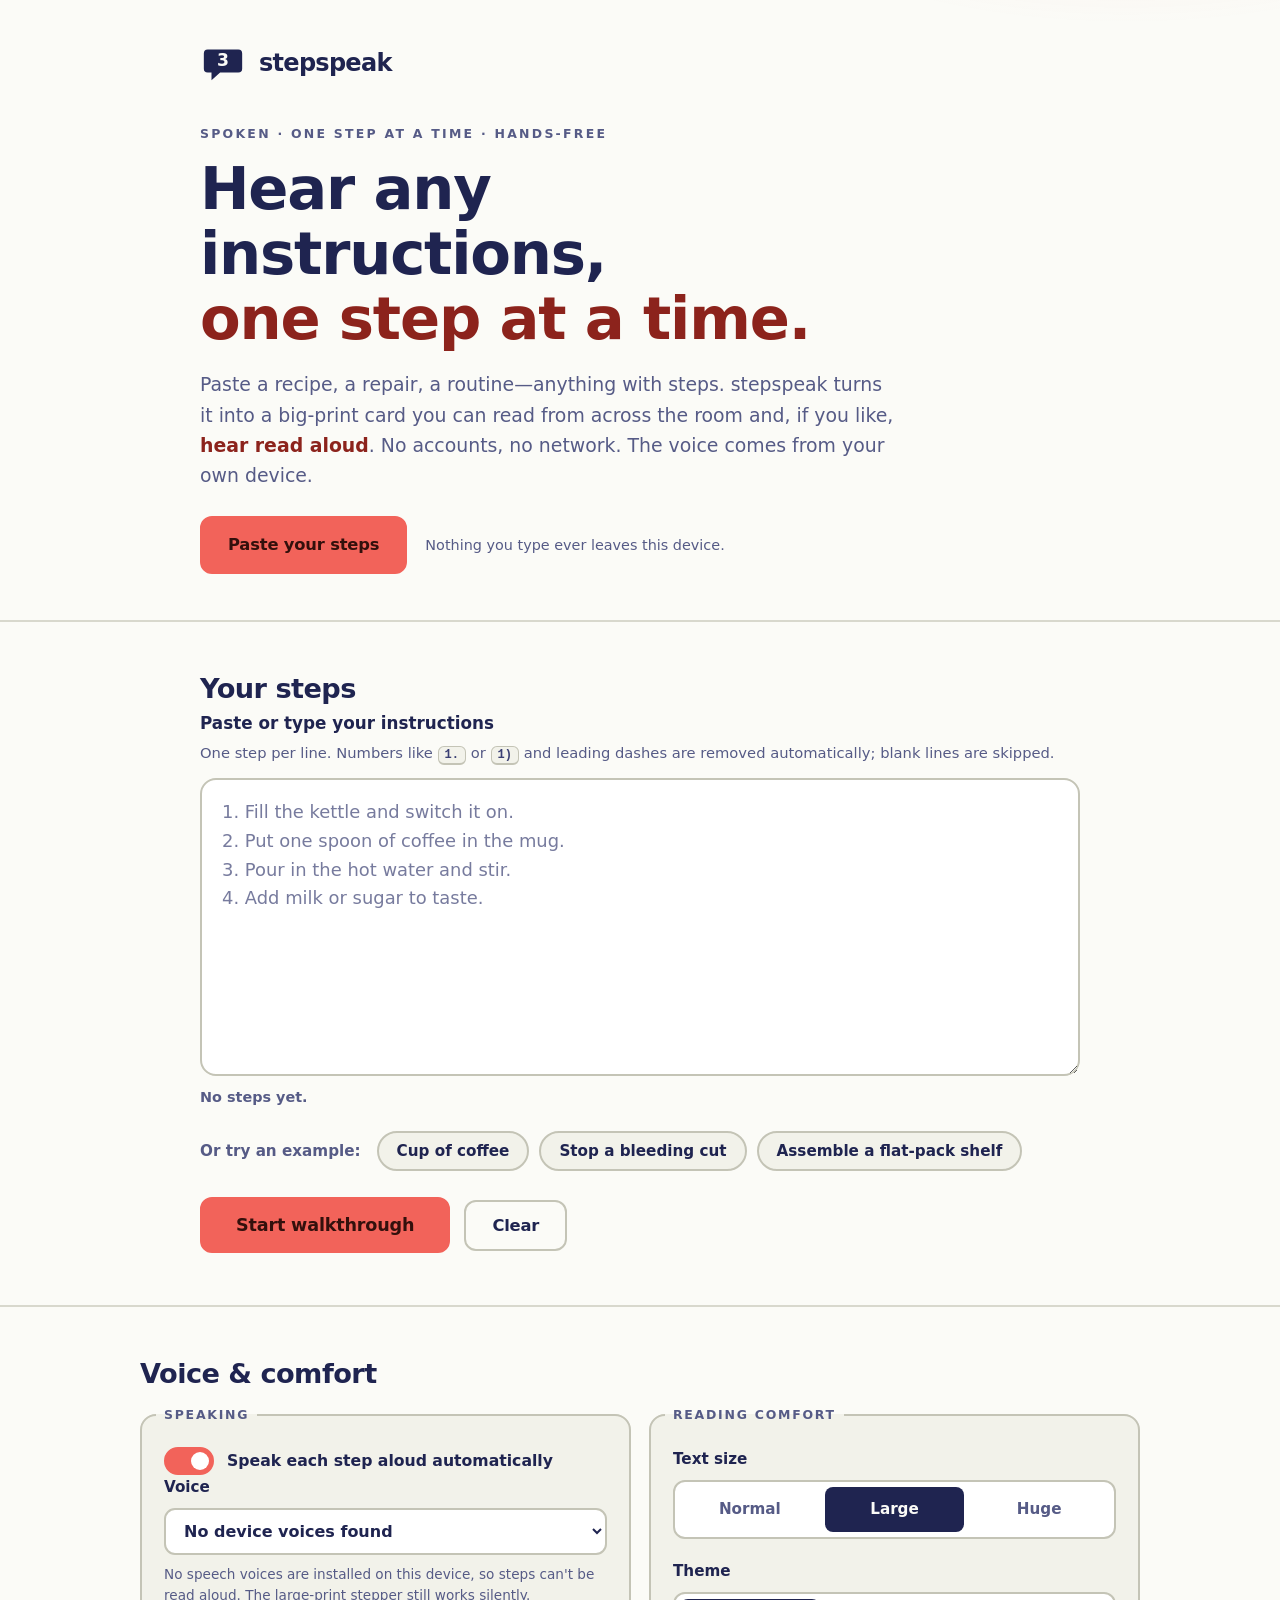
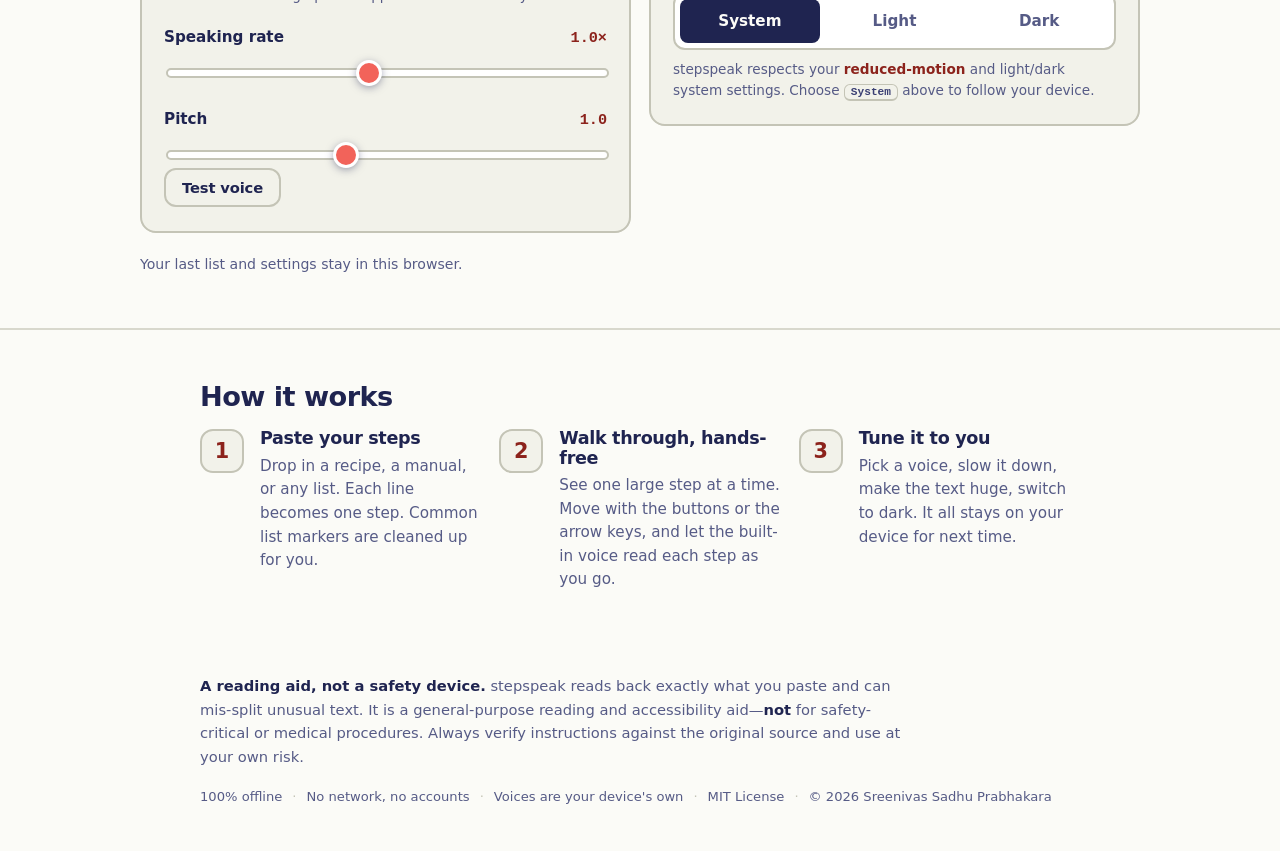
<file: index.html>
<!doctype html>
<html lang="en">
<head>
  <meta charset="utf-8">
  <meta name="viewport" content="width=device-width, initial-scale=1">
  <meta http-equiv="Content-Security-Policy" content="default-src 'self'; connect-src 'none'; img-src 'self' data:; base-uri 'none'; form-action 'none'; frame-ancestors 'none'; object-src 'none'">
  <title>stepspeak — hear any instructions one step at a time</title>
  <meta name="description" content="Paste any list of instructions and stepspeak reads it aloud, one big-print step at a time, hands-free. A private, offline accessibility tool for recipes, repairs, and routines.">
  <meta name="color-scheme" content="light dark">
  <link rel="canonical" href="https://sreenivas-sadhu-prabhakara.github.io/stepspeak/">
  <meta name="robots" content="index, follow, max-image-preview:large">
  <meta name="author" content="Sreenivas Sadhu Prabhakara">
  <meta name="keywords" content="read instructions aloud, text to speech steps, hands-free instructions, step by step reader, accessibility reading tool, large print instructions, speak steps out loud, spoken walkthrough, low vision reader, offline text to speech">
  <meta name="theme-color" content="#1F2450" media="(prefers-color-scheme: dark)">
  <meta name="theme-color" content="#FBFBF7" media="(prefers-color-scheme: light)">

  <!-- Open Graph -->
  <meta property="og:type" content="website">
  <meta property="og:site_name" content="stepspeak">
  <meta property="og:title" content="stepspeak — hear any instructions one step at a time">
  <meta property="og:description" content="Paste any list of instructions and stepspeak reads it aloud, one big-print step at a time, hands-free. A private, offline accessibility tool for recipes, repairs, and routines.">
  <meta property="og:url" content="https://sreenivas-sadhu-prabhakara.github.io/stepspeak/">
  <meta property="og:locale" content="en_US">
  <meta property="og:image" content="https://sreenivas-sadhu-prabhakara.github.io/stepspeak/og-image.png">
  <meta property="og:image:width" content="1200">
  <meta property="og:image:height" content="630">
  <meta property="og:image:alt" content="stepspeak — hear any instructions, one step at a time">

  <!-- Twitter -->
  <meta name="twitter:card" content="summary_large_image">
  <meta name="twitter:title" content="stepspeak — hear any instructions one step at a time">
  <meta name="twitter:description" content="Paste any list of instructions and stepspeak reads it aloud, one big-print step at a time, hands-free. A private, offline accessibility tool for recipes, repairs, and routines.">
  <meta name="twitter:image" content="https://sreenivas-sadhu-prabhakara.github.io/stepspeak/og-image.png">
  <meta name="twitter:image:alt" content="stepspeak — hear any instructions, one step at a time">

  <link rel="stylesheet" href="styles.css">
  <link rel="icon" href="favicon.svg" type="image/svg+xml">
  <link rel="apple-touch-icon" href="apple-touch-icon.png">
  <link rel="manifest" href="manifest.webmanifest">

  <!-- Structured data (data block; not affected by script-src) -->
  <script type="application/ld+json">
  {
    "@context": "https://schema.org",
    "@type": "WebApplication",
    "name": "stepspeak",
    "description": "A private, offline accessibility tool that turns any list of instructions into a hands-free, one-step-at-a-time spoken and large-print walkthrough using your device's built-in voices.",
    "url": "https://sreenivas-sadhu-prabhakara.github.io/stepspeak/",
    "applicationCategory": "UtilitiesApplication",
    "operatingSystem": "Any (modern web browser)",
    "browserRequirements": "Requires a modern web browser with JavaScript enabled. Spoken output requires the browser's built-in speech-synthesis voices.",
    "isAccessibleForFree": true,
    "offers": { "@type": "Offer", "price": "0", "priceCurrency": "USD" },
    "license": "https://opensource.org/licenses/MIT",
    "author": { "@type": "Person", "name": "Sreenivas Sadhu Prabhakara" },
    "softwareVersion": "0.1.0",
    "featureList": [
      "Paste any instructions and split them into steps automatically",
      "One large-print step at a time with a Step X of Y counter",
      "Reads each step aloud with the browser's built-in voices",
      "Voice picker, speaking-rate and pitch controls",
      "Full keyboard control and a screen-reader live region",
      "Adjustable text size, light and dark themes",
      "Runs 100% offline in your browser with no accounts"
    ]
  }
  </script>
  <script type="application/ld+json">
  {
    "@context": "https://schema.org",
    "@type": "FAQPage",
    "mainEntity": [
      {
        "@type": "Question",
        "name": "Does stepspeak send my instructions anywhere?",
        "acceptedAnswer": {
          "@type": "Answer",
          "text": "No. stepspeak runs entirely in your browser. The spoken audio is produced by your device's own built-in speech-synthesis voices, so nothing you paste is ever uploaded or transmitted. Your last list and settings are saved only in this browser's local storage."
        }
      },
      {
        "@type": "Question",
        "name": "Why do I have no voices, or only one voice, in the voice picker?",
        "acceptedAnswer": {
          "@type": "Answer",
          "text": "The available voices come from your operating system and browser, not from stepspeak, so the list varies by device. If it looks empty at first, wait a moment or reopen the picker while voices load. If your device has no speech voices installed, the large-print stepper still works silently."
        }
      },
      {
        "@type": "Question",
        "name": "How does stepspeak decide where one step ends and the next begins?",
        "acceptedAnswer": {
          "@type": "Answer",
          "text": "It splits your text on line breaks and strips leading list markers such as 1. or 1) or a dash. Blank lines are ignored. Put each step on its own line and you will get one card per step."
        }
      },
      {
        "@type": "Question",
        "name": "Can I control stepspeak with just the keyboard?",
        "acceptedAnswer": {
          "@type": "Answer",
          "text": "Yes. In the walkthrough, the Left and Right arrow keys move between steps, Space advances to the next step, and Enter repeats the current step aloud. Every control is a real, focusable button with a visible focus ring."
        }
      },
      {
        "@type": "Question",
        "name": "Is stepspeak safe to use for medical or safety-critical instructions?",
        "acceptedAnswer": {
          "@type": "Answer",
          "text": "stepspeak is a general-purpose reading aid, not a medical, legal, or safety device. It reads back exactly what you paste and can mis-split unusual text. Always verify instructions against the original source and do not rely on it for safety-critical or medical procedures."
        }
      },
      {
        "@type": "Question",
        "name": "Does stepspeak work offline?",
        "acceptedAnswer": {
          "@type": "Answer",
          "text": "Yes. There are no network calls, fonts, or scripts loaded from anywhere else, so once the page is open it keeps working with no connection. The built-in voices it uses are already installed on your device."
        }
      }
    ]
  }
  </script>
</head>
<body>
  <a class="skip-link" href="#make">Skip to the input</a>

  <!-- ============ HERO ============ -->
  <header class="hero" id="top">
    <div class="hero__inner">
      <div class="brand">
        <svg class="brand__mark" viewBox="0 0 48 48" aria-hidden="true" focusable="false">
          <path d="M8 10h32a4 4 0 0 1 4 4v16a4 4 0 0 1-4 4H21l-9 8v-8H8a4 4 0 0 1-4-4V14a4 4 0 0 1 4-4z"/>
          <text x="24" y="27" class="brand__num">3</text>
        </svg>
        <span class="brand__word">stepspeak</span>
      </div>

      <p class="eyebrow">Spoken &middot; one step at a time &middot; hands-free</p>
      <h1 class="hero__title">Hear any instructions,<br><span class="hero__accent">one step at a time.</span></h1>
      <p class="hero__lede">
        Paste a recipe, a repair, a routine&mdash;anything with steps. stepspeak turns it into a
        big-print card you can read from across the room and, if you like, <em>hear read aloud</em>.
        No accounts, no network. The voice comes from your own device.
      </p>

      <div class="hero__cta">
        <a class="btn btn--primary" href="#make">Paste your steps</a>
        <span class="hero__note">Nothing you type ever leaves this device.</span>
      </div>
    </div>
  </header>

  <main>
    <!-- ============ INPUT / SETUP ============ -->
    <section class="make" id="make" aria-labelledby="makeHeading">
      <div class="make__inner">
        <h2 class="section-heading" id="makeHeading">Your steps</h2>

        <form class="composer" id="composer" novalidate>
          <div class="composer__field">
            <label class="composer__label" for="stepsInput">Paste or type your instructions</label>
            <p class="composer__hint" id="stepsHint">
              One step per line. Numbers like <span class="kbd">1.</span> or <span class="kbd">1)</span>
              and leading dashes are removed automatically; blank lines are skipped.
            </p>
            <textarea id="stepsInput" name="steps" class="composer__area" rows="9"
              placeholder="1. Fill the kettle and switch it on.&#10;2. Put one spoon of coffee in the mug.&#10;3. Pour in the hot water and stir.&#10;4. Add milk or sugar to taste."
              aria-describedby="stepsHint stepsCount" spellcheck="false"></textarea>
            <p class="composer__count" id="stepsCount" aria-live="polite">No steps yet.</p>
          </div>

          <div class="examples">
            <span class="examples__label" id="examplesLabel">Or try an example:</span>
            <div class="examples__row" role="group" aria-labelledby="examplesLabel" id="examplesRow">
              <button type="button" class="pill" data-example="coffee">Cup of coffee</button>
              <button type="button" class="pill" data-example="bleed">Stop a bleeding cut</button>
              <button type="button" class="pill" data-example="shelf">Assemble a flat-pack shelf</button>
            </div>
          </div>

          <div class="composer__actions">
            <button type="submit" class="btn btn--primary btn--go" id="startBtn">Start walkthrough</button>
            <button type="button" class="btn btn--ghost" id="clearBtn">Clear</button>
          </div>
        </form>
      </div>
    </section>

    <!-- ============ STEPPER ============ -->
    <section class="stepper" id="stepper" aria-labelledby="stepperHeading" hidden>
      <div class="stepper__inner">
        <div class="stepper__bar">
          <h2 class="section-heading section-heading--inline" id="stepperHeading">Walkthrough</h2>
          <button type="button" class="btn btn--ghost btn--small" id="editBtn">Edit steps</button>
        </div>

        <div class="progress" aria-hidden="true">
          <div class="progress__track"><div class="progress__fill" id="progressFill"></div></div>
        </div>
        <p class="progress__read" id="progressRead">Step 1 of 1</p>

        <!-- The speech bubble: the signature element -->
        <div class="bubble">
          <p class="bubble__count" id="bubbleCount">Step 1 of 1</p>
          <span class="bubble__chip" id="stepChip" aria-hidden="true">1</span>
          <p class="bubble__text" id="stepText">&nbsp;</p>
        </div>

        <!-- Live region for screen readers: announces the current step -->
        <p class="visually-hidden" id="liveStep" aria-live="polite" role="status"></p>

        <div class="nav">
          <button type="button" class="btn btn--nav" id="prevBtn" aria-label="Previous step">
            <span class="nav__arrow" aria-hidden="true">&larr;</span>
            <span>Previous</span>
          </button>
          <button type="button" class="btn btn--repeat" id="repeatBtn">
            <svg viewBox="0 0 24 24" aria-hidden="true" focusable="false" class="nav__icon"><path d="M12 4a8 8 0 1 1-7 4.1"/><path d="M12 1 8 4l4 3"/></svg>
            <span>Repeat</span>
          </button>
          <button type="button" class="btn btn--nav btn--nav-next" id="nextBtn" aria-label="Next step">
            <span>Next</span>
            <span class="nav__arrow" aria-hidden="true">&rarr;</span>
          </button>
        </div>

        <p class="nav__keys">
          <span class="kbd">&larr;</span> <span class="kbd">&rarr;</span> move &middot;
          <span class="kbd">Space</span> next &middot;
          <span class="kbd">Enter</span> repeat aloud
        </p>
      </div>
    </section>

    <!-- ============ SPEECH + COMFORT SETTINGS ============ -->
    <section class="settings" id="settings" aria-labelledby="settingsHeading">
      <div class="settings__inner">
        <h2 class="section-heading" id="settingsHeading">Voice &amp; comfort</h2>

        <div class="settings__grid">
          <fieldset class="card">
            <legend class="card__legend">Speaking</legend>

            <label class="switch">
              <input type="checkbox" id="autoSpeak" checked>
              <span class="switch__box" aria-hidden="true"></span>
              <span class="switch__text">Speak each step aloud automatically</span>
            </label>

            <div class="control">
              <label class="control__label" for="voiceSelect">Voice</label>
              <select id="voiceSelect" class="control__select">
                <option value="">Loading voices…</option>
              </select>
              <p class="control__note" id="voiceNote">Voices come from your device. The list may be short or empty.</p>
            </div>

            <div class="control">
              <label class="control__label" for="rate">Speaking rate <span class="control__val" id="rateVal">1.0×</span></label>
              <input type="range" id="rate" class="control__range" min="0.5" max="1.6" step="0.1" value="1">
            </div>

            <div class="control">
              <label class="control__label" for="pitch">Pitch <span class="control__val" id="pitchVal">1.0</span></label>
              <input type="range" id="pitch" class="control__range" min="0.6" max="1.6" step="0.1" value="1">
            </div>

            <button type="button" class="btn btn--ghost btn--small" id="testVoiceBtn">Test voice</button>
          </fieldset>

          <fieldset class="card">
            <legend class="card__legend">Reading comfort</legend>

            <div class="control">
              <span class="control__label" id="sizeLabel">Text size</span>
              <div class="segmented" role="radiogroup" aria-labelledby="sizeLabel" id="sizeGroup">
                <label class="seg"><input type="radio" name="size" value="normal"><span>Normal</span></label>
                <label class="seg"><input type="radio" name="size" value="large" checked><span>Large</span></label>
                <label class="seg"><input type="radio" name="size" value="huge"><span>Huge</span></label>
              </div>
            </div>

            <div class="control">
              <span class="control__label" id="themeLabel">Theme</span>
              <div class="segmented" role="radiogroup" aria-labelledby="themeLabel" id="themeGroup">
                <label class="seg"><input type="radio" name="theme" value="system" checked><span>System</span></label>
                <label class="seg"><input type="radio" name="theme" value="light"><span>Light</span></label>
                <label class="seg"><input type="radio" name="theme" value="dark"><span>Dark</span></label>
              </div>
            </div>

            <p class="control__note">
              stepspeak respects your <em>reduced-motion</em> and light/dark system settings.
              Choose <span class="kbd">System</span> above to follow your device.
            </p>
          </fieldset>
        </div>

        <p class="settings__save" id="saveNote">Your last list and settings stay in this browser.</p>
      </div>
    </section>

    <!-- ============ HOW IT WORKS ============ -->
    <section class="how" aria-labelledby="howHeading">
      <div class="how__inner">
        <h2 class="section-heading" id="howHeading">How it works</h2>
        <ol class="how__list">
          <li class="how__item">
            <span class="how__num" aria-hidden="true">1</span>
            <div>
              <h3 class="how__title">Paste your steps</h3>
              <p class="how__body">Drop in a recipe, a manual, or any list. Each line becomes one step. Common list markers are cleaned up for you.</p>
            </div>
          </li>
          <li class="how__item">
            <span class="how__num" aria-hidden="true">2</span>
            <div>
              <h3 class="how__title">Walk through, hands-free</h3>
              <p class="how__body">See one large step at a time. Move with the buttons or the arrow keys, and let the built-in voice read each step as you go.</p>
            </div>
          </li>
          <li class="how__item">
            <span class="how__num" aria-hidden="true">3</span>
            <div>
              <h3 class="how__title">Tune it to you</h3>
              <p class="how__body">Pick a voice, slow it down, make the text huge, switch to dark. It all stays on your device for next time.</p>
            </div>
          </li>
        </ol>
      </div>
    </section>
  </main>

  <!-- ============ FOOTER ============ -->
  <footer class="foot">
    <div class="foot__inner">
      <p class="foot__disclaimer">
        <strong>A reading aid, not a safety device.</strong> stepspeak reads back exactly what you paste and can
        mis-split unusual text. It is a general-purpose reading and accessibility aid&mdash;<strong>not</strong> for
        safety-critical or medical procedures. Always verify instructions against the original source and use at your own risk.
      </p>
      <p class="foot__meta">
        <span>100% offline</span><span class="foot__dot">&middot;</span>
        <span>No network, no accounts</span><span class="foot__dot">&middot;</span>
        <span>Voices are your device's own</span><span class="foot__dot">&middot;</span>
        <span>MIT&nbsp;License</span><span class="foot__dot">&middot;</span>
        <span>&copy; 2026 Sreenivas&nbsp;Sadhu&nbsp;Prabhakara</span>
      </p>
    </div>
  </footer>

  <script src="app.js" defer></script>
</body>
</html>
</file>
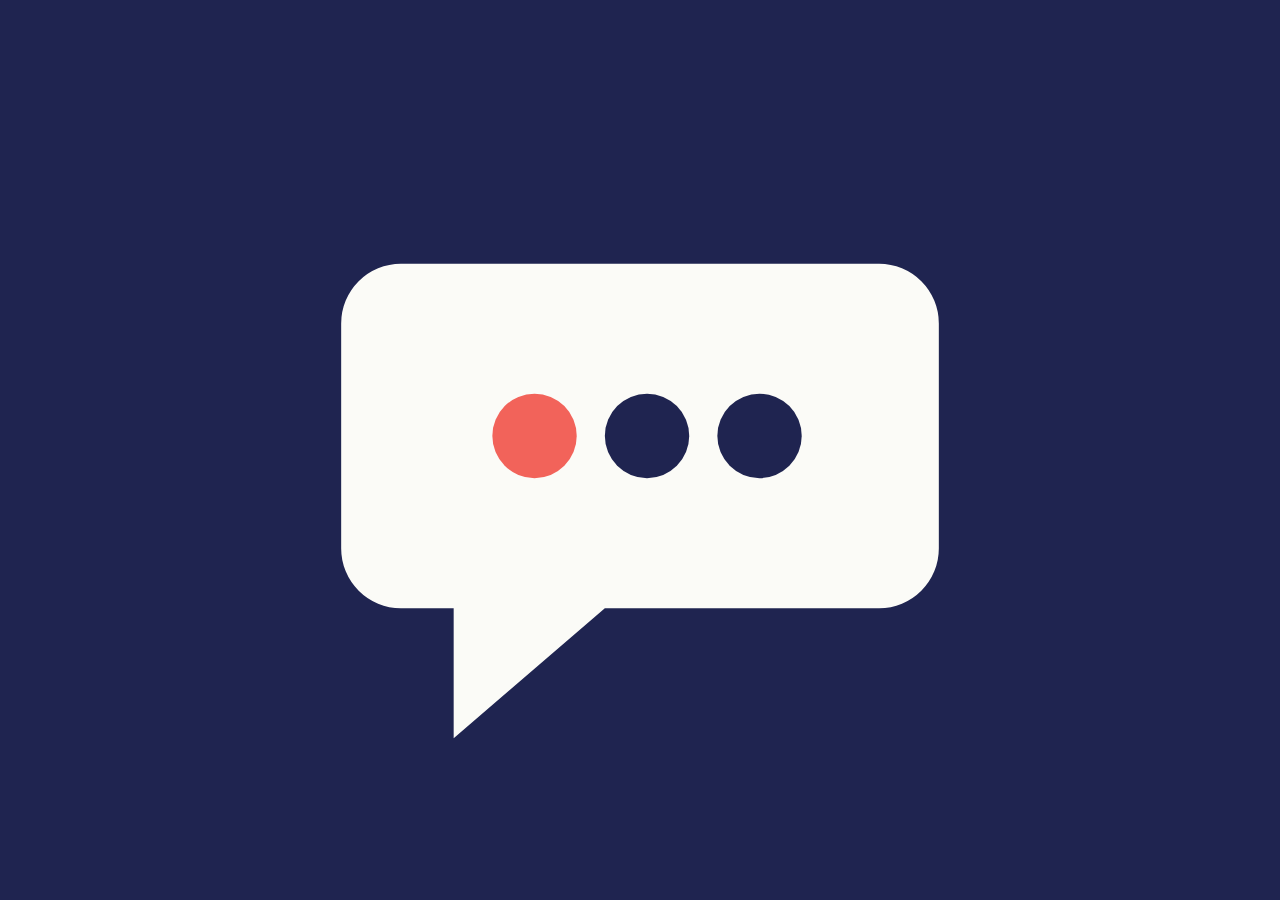
<file: assets/icon.html>
<!doctype html>
<html lang="en">
<head>
<meta charset="utf-8">
<style>
  * { box-sizing: border-box; margin: 0; padding: 0; }
  html, body { width: 100%; height: 100%; overflow: hidden; background: #1F2450; }
  body { display: grid; place-items: center; }
  /* full-bleed indigo tile with a centered speech bubble mark */
  .mark { width: 100vmin; height: 100vmin; display: block; }
</style>
</head>
<body>
  <svg class="mark" viewBox="0 0 512 512" aria-hidden="true">
    <rect width="512" height="512" fill="#1F2450"/>
    <path d="M120 150h272a34 34 0 0 1 34 34v128a34 34 0 0 1-34 34H236l-86 74v-74h-30a34 34 0 0 1-34-34V184a34 34 0 0 1 34-34z" fill="#FBFBF7"/>
    <circle cx="196" cy="248" r="24" fill="#F2635A"/>
    <circle cx="260" cy="248" r="24" fill="#1F2450"/>
    <circle cx="324" cy="248" r="24" fill="#1F2450"/>
  </svg>
</body>
</html>
</file>
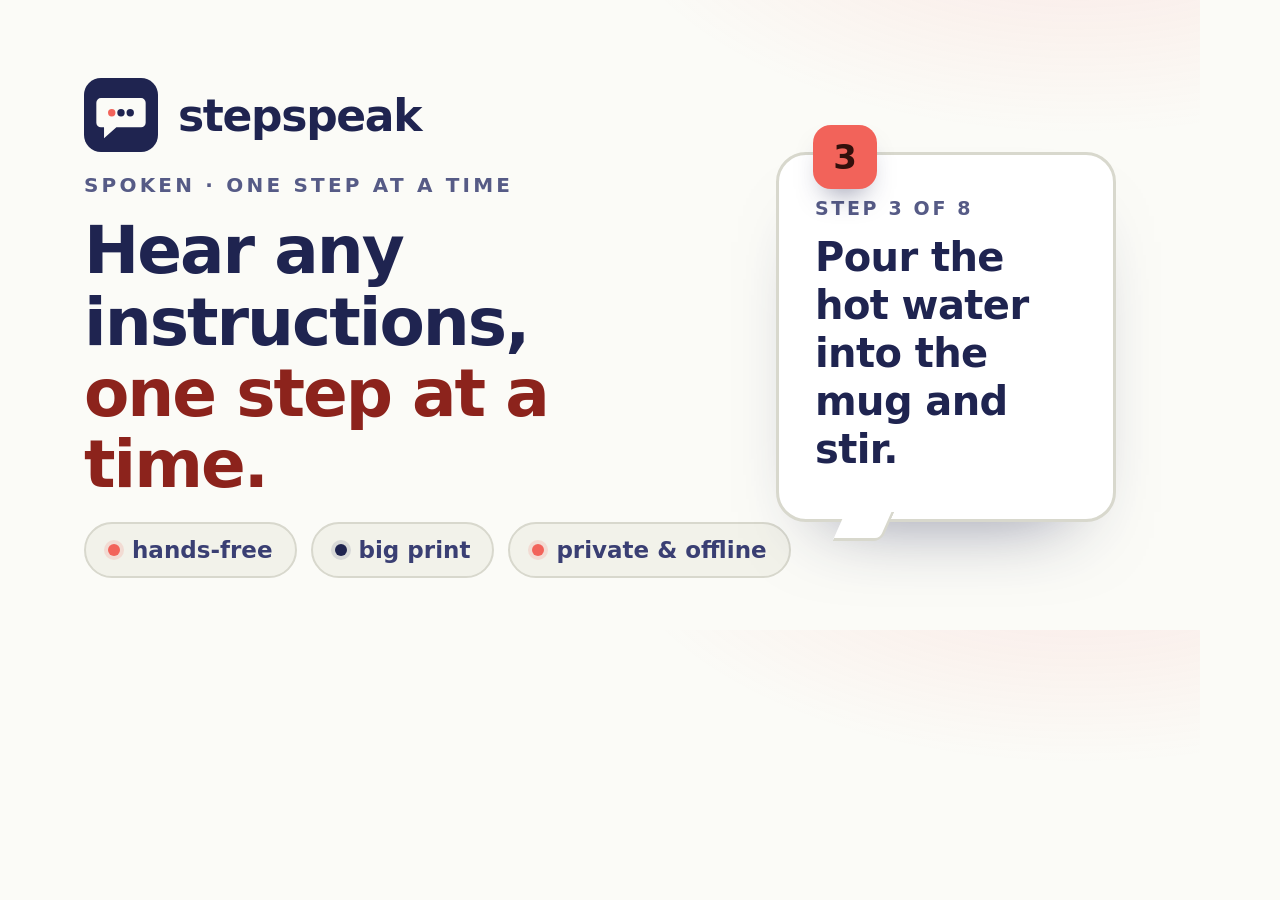
<file: assets/og.html>
<!doctype html>
<html lang="en">
<head>
<meta charset="utf-8">
<style>
  :root {
    --ivory:  #FBFBF7;
    --ivory-2:#F2F2EA;
    --indigo: #1F2450;
    --indigo-2:#3A3F73;
    --slate:  #565B86;
    --coral:  #F2635A;
    --coral-ink:#8C231C;
    --line:   #D8D8CD;
    --sans: system-ui, -apple-system, "Segoe UI", Roboto, Helvetica, Arial, sans-serif;
    --mono: ui-monospace, "SF Mono", Menlo, Consolas, monospace;
  }
  * { box-sizing: border-box; margin: 0; padding: 0; }
  html, body { width: 1200px; height: 630px; overflow: hidden; }
  body {
    position: relative;
    background:
      radial-gradient(780px 420px at 90% -20%, rgba(242,99,90,0.14), transparent 62%),
      var(--ivory);
    font-family: var(--sans);
    color: var(--indigo);
    -webkit-font-smoothing: antialiased;
  }

  .frame {
    position: absolute; inset: 0;
    padding: 78px 84px;
    display: flex; flex-direction: column; justify-content: space-between;
  }

  /* brand */
  .brand { display: flex; align-items: center; gap: 20px; }
  .mark { width: 74px; height: 74px; }
  .wordmark {
    font-size: 44px; font-weight: 800; letter-spacing: -0.03em; color: var(--indigo);
  }

  .middle { display: flex; align-items: center; gap: 56px; }
  .headline { max-width: 640px; }
  .eyebrow {
    font-size: 20px; font-weight: 700; text-transform: uppercase;
    letter-spacing: 0.16em; color: var(--slate);
  }
  .headline h1 {
    margin-top: 18px;
    font-size: 66px; font-weight: 800; letter-spacing: -0.03em;
    line-height: 1.08; color: var(--indigo);
  }
  .headline .accent { color: var(--coral-ink); }

  /* the signature: a speech bubble showing "Step 3 of 8" */
  .bubble {
    position: relative;
    flex: none;
    width: 340px;
    background: #fff;
    border: 3px solid var(--line);
    border-radius: 30px;
    padding: 42px 36px 46px;
    box-shadow: 0 40px 80px -50px rgba(31,36,80,0.6);
  }
  .bubble::after {
    content: "";
    position: absolute; left: 60px; bottom: -22px;
    width: 46px; height: 26px;
    background: #fff;
    border-right: 3px solid var(--line);
    border-bottom: 3px solid var(--line);
    border-bottom-right-radius: 8px;
    transform: skewX(-24deg);
  }
  .bubble .chip {
    position: absolute; top: -30px; left: 34px;
    min-width: 64px; height: 64px; padding: 0 16px;
    border-radius: 18px;
    background: var(--coral);
    color: #33100c;
    display: inline-flex; align-items: center; justify-content: center;
    font-size: 34px; font-weight: 800;
    box-shadow: 0 16px 30px -16px rgba(31,36,80,0.7);
  }
  .bubble .count {
    font-size: 19px; font-weight: 800; text-transform: uppercase;
    letter-spacing: 0.14em; color: var(--slate);
  }
  .bubble .step {
    margin-top: 14px;
    font-size: 40px; font-weight: 700; line-height: 1.2; color: var(--indigo);
    letter-spacing: -0.015em;
  }

  .chips { display: flex; align-items: center; gap: 14px; }
  .pill {
    display: inline-flex; align-items: center; gap: 12px;
    padding: 13px 22px;
    border: 2px solid var(--line);
    border-radius: 999px;
    background: var(--ivory-2);
    font-size: 23px; font-weight: 700; color: var(--indigo-2);
  }
  .pill .dot { width: 12px; height: 12px; border-radius: 50%; }
  .pill .dot--coral { background: var(--coral); box-shadow: 0 0 0 4px rgba(242,99,90,0.16); }
  .pill .dot--indigo { background: var(--indigo); box-shadow: 0 0 0 4px rgba(31,36,80,0.12); }
</style>
</head>
<body>
  <div class="frame">
    <div class="brand">
      <svg class="mark" viewBox="0 0 48 48" aria-hidden="true">
        <rect width="48" height="48" rx="11" fill="#1F2450"/>
        <path d="M11 13h26a3 3 0 0 1 3 3v13a3 3 0 0 1-3 3H21l-8 7v-7h-2a3 3 0 0 1-3-3V16a3 3 0 0 1 3-3z" fill="#FBFBF7"/>
        <circle cx="18" cy="22.5" r="2.4" fill="#F2635A"/>
        <circle cx="24" cy="22.5" r="2.4" fill="#1F2450"/>
        <circle cx="30" cy="22.5" r="2.4" fill="#1F2450"/>
      </svg>
      <span class="wordmark">stepspeak</span>
    </div>

    <div class="middle">
      <div class="headline">
        <p class="eyebrow">Spoken &middot; one step at a time</p>
        <h1>Hear any instructions,<br><span class="accent">one step at a time.</span></h1>
      </div>

      <div class="bubble">
        <span class="chip">3</span>
        <p class="count">Step 3 of 8</p>
        <p class="step">Pour the hot water into the mug and stir.</p>
      </div>
    </div>

    <div class="chips">
      <span class="pill"><span class="dot dot--coral"></span>hands-free</span>
      <span class="pill"><span class="dot dot--indigo"></span>big print</span>
      <span class="pill"><span class="dot dot--coral"></span>private &amp; offline</span>
    </div>
  </div>
</body>
</html>
</file>
<file: styles.css>
/* ============================================================
   stepspeak — calm, ultra-legible, accessibility-first.
   ivory ground + deep indigo + one warm coral. AAA-minded.
   ============================================================ */

:root {
  /* light theme (default) */
  --ivory:    #FBFBF7;
  --ivory-2:  #F2F2EA;   /* card wash */
  --indigo:   #1F2450;   /* primary text + ink */
  --indigo-2: #3A3F73;   /* strong secondary */
  --slate:    #565B86;   /* muted, still AA on ivory */
  --coral:    #F2635A;
  --coral-ink:#8C231C;   /* coral text that stays AA on ivory */
  --line:     #D8D8CD;
  --line-2:   #C4C4B6;
  --ring:     #1F2450;   /* focus ring on light */
  --bubble-bg:#FFFFFF;
  --chip-bg:  #1F2450;
  --chip-ink: #FBFBF7;
  --ok:       #1F7A54;

  --shell: #FBFBF7;
  --field: #FFFFFF;

  --sans: system-ui, -apple-system, "Segoe UI", Roboto, Helvetica, Arial, sans-serif;
  --mono: ui-monospace, "SF Mono", Menlo, Consolas, "Liberation Mono", monospace;

  --radius: 16px;
  --radius-sm: 11px;
  --wrap: 960px;
  --wrap-wide: 1080px;
  --ease: cubic-bezier(0.22, 0.61, 0.36, 1);

  /* the one knob the text-size control turns */
  --step-size: 2.5rem;
}

/* dark theme — inverts to an indigo ground with ivory ink */
:root[data-theme="dark"] {
  --ivory:    #14163A;
  --ivory-2:  #1D2050;
  --indigo:   #F3F3EC;
  --indigo-2: #D9DAF0;
  --slate:    #A9ABCf;
  --coral:    #FF7A70;
  --coral-ink:#FFB4AC;
  --line:     #2E3270;
  --line-2:   #3A3F86;
  --ring:     #FF7A70;
  --bubble-bg:#1D2050;
  --chip-bg:  #F2635A;
  --chip-ink: #14163A;
  --ok:       #55D89A;

  --shell: #0F112E;
  --field: #1A1D48;
  color-scheme: dark;
}

/* system-follow dark (only when no explicit choice) */
@media (prefers-color-scheme: dark) {
  :root:not([data-theme="light"]):not([data-theme="dark"]) {
    --ivory:    #14163A;
    --ivory-2:  #1D2050;
    --indigo:   #F3F3EC;
    --indigo-2: #D9DAF0;
    --slate:    #A9ABCf;
    --coral:    #FF7A70;
    --coral-ink:#FFB4AC;
    --line:     #2E3270;
    --line-2:   #3A3F86;
    --ring:     #FF7A70;
    --bubble-bg:#1D2050;
    --chip-bg:  #F2635A;
    --chip-ink: #14163A;
    --ok:       #55D89A;
    --shell: #0F112E;
    --field: #1A1D48;
    color-scheme: dark;
  }
}

/* text-size classes on <html> */
:root[data-size="normal"] { --step-size: 1.9rem; }
:root[data-size="large"]  { --step-size: 2.5rem; }
:root[data-size="huge"]   { --step-size: 3.4rem; }

* { box-sizing: border-box; }
html { -webkit-text-size-adjust: 100%; }

body {
  margin: 0;
  background: var(--shell);
  color: var(--indigo);
  font-family: var(--sans);
  font-size: 17px;
  line-height: 1.6;
  -webkit-font-smoothing: antialiased;
  text-rendering: optimizeLegibility;
}

h1, h2, h3 { margin: 0; font-weight: 800; line-height: 1.1; letter-spacing: -0.02em; }
p { margin: 0; }
em { font-style: normal; font-weight: 700; color: var(--coral-ink); }

/* accessible utilities */
.visually-hidden {
  position: absolute !important;
  width: 1px; height: 1px;
  padding: 0; margin: -1px;
  overflow: hidden; clip: rect(0 0 0 0);
  white-space: nowrap; border: 0;
}

.skip-link {
  position: absolute; left: 14px; top: -60px;
  background: var(--coral); color: #2a0906;
  padding: 12px 20px; border-radius: 12px; font-weight: 800;
  z-index: 60; transition: top 0.18s var(--ease); text-decoration: none;
}
.skip-link:focus { top: 14px; }

.kbd {
  font-family: var(--mono);
  font-size: 0.82em;
  font-weight: 700;
  background: var(--ivory-2);
  border: 1px solid var(--line-2);
  border-bottom-width: 2px;
  border-radius: 6px;
  padding: 1px 6px;
  color: var(--indigo-2);
  white-space: nowrap;
}

/* ---- one strong, unmistakable focus ring everywhere ---- */
a:focus-visible,
button:focus-visible,
input:focus-visible,
select:focus-visible,
textarea:focus-visible,
.seg:focus-within,
.switch:focus-within {
  outline: 3px solid var(--ring);
  outline-offset: 3px;
  border-radius: 8px;
}

.eyebrow {
  font-size: 0.78rem;
  text-transform: uppercase;
  letter-spacing: 0.18em;
  font-weight: 700;
  color: var(--slate);
}

.section-heading {
  font-size: clamp(1.35rem, 3.2vw, 1.7rem);
  color: var(--indigo);
  margin-bottom: 6px;
}
.section-heading--inline { margin-bottom: 0; }

/* ============================================================
   HERO
   ============================================================ */
.hero {
  border-bottom: 2px solid var(--line);
  background:
    radial-gradient(720px 340px at 88% -30%, rgba(242,99,90,0.12), transparent 62%),
    var(--shell);
}
.hero__inner {
  max-width: var(--wrap);
  margin: 0 auto;
  padding: clamp(26px, 4vw, 40px) clamp(20px, 5vw, 40px) clamp(30px, 4vw, 46px);
}

.brand { display: inline-flex; align-items: center; gap: 13px; }
.brand__mark {
  width: 46px; height: 46px;
  fill: var(--indigo);
}
.brand__num {
  fill: var(--ivory);
  font-family: var(--sans);
  font-size: 18px;
  font-weight: 800;
  text-anchor: middle;
}
.brand__word {
  font-size: 1.5rem; font-weight: 800; letter-spacing: -0.03em;
  color: var(--indigo);
}

.eyebrow { margin-top: clamp(20px, 3vw, 30px); }

.hero__title {
  font-size: clamp(2.2rem, 6vw, 3.7rem);
  margin: 12px 0 0;
  max-width: 16ch;
}
.hero__accent { color: var(--coral-ink); }

.hero__lede {
  margin-top: 18px;
  max-width: 58ch;
  color: var(--slate);
  font-size: clamp(1.02rem, 1.5vw, 1.18rem);
}

.hero__cta {
  margin-top: 26px;
  display: flex; align-items: center; gap: 18px; flex-wrap: wrap;
}
.hero__note { font-size: 0.9rem; color: var(--slate); }

/* ============================================================
   BUTTONS
   ============================================================ */
.btn {
  font-family: var(--sans);
  font-weight: 800;
  font-size: 1.02rem;
  letter-spacing: -0.01em;
  border-radius: 12px;
  cursor: pointer;
  border: 2px solid transparent;
  padding: 14px 26px;
  text-decoration: none;
  display: inline-flex; align-items: center; gap: 10px;
  transition: transform 0.1s var(--ease), background 0.16s var(--ease), border-color 0.16s var(--ease), color 0.16s var(--ease);
}
.btn:active { transform: translateY(1px); }

.btn--primary {
  background: var(--coral);
  color: #33100c;
  border-color: var(--coral);
}
.btn--primary:hover { background: #ef4d43; border-color: #ef4d43; }

.btn--ghost {
  background: transparent;
  color: var(--indigo);
  border-color: var(--line-2);
}
.btn--ghost:hover { border-color: var(--indigo); background: var(--ivory-2); }

.btn--small { padding: 9px 16px; font-size: 0.92rem; }
.btn--go { padding: 16px 34px; font-size: 1.1rem; }

/* ============================================================
   COMPOSER (input)
   ============================================================ */
.make { border-bottom: 2px solid var(--line); }
.make__inner {
  max-width: var(--wrap);
  margin: 0 auto;
  padding: clamp(30px, 5vw, 52px) clamp(20px, 5vw, 40px);
}

.composer__field { display: flex; flex-direction: column; }
.composer__label {
  font-size: 1.05rem; font-weight: 800; color: var(--indigo);
}
.composer__hint {
  margin-top: 5px; font-size: 0.92rem; color: var(--slate);
  line-height: 1.5;
}
.composer__area {
  margin-top: 14px;
  font-family: var(--sans);
  font-size: 1.12rem;
  line-height: 1.6;
  color: var(--indigo);
  background: var(--field);
  border: 2px solid var(--line-2);
  border-radius: var(--radius);
  padding: 18px 20px;
  width: 100%;
  resize: vertical;
  min-height: 190px;
}
.composer__area::placeholder { color: var(--slate); opacity: 0.8; }
.composer__area:hover { border-color: var(--indigo-2); }
.composer__count {
  margin-top: 10px; font-size: 0.9rem; font-weight: 700; color: var(--slate);
}
.composer__count.has-steps { color: var(--ok); }

/* examples */
.examples { margin-top: 22px; display: flex; align-items: center; gap: 12px 16px; flex-wrap: wrap; }
.examples__label { font-size: 0.95rem; font-weight: 700; color: var(--slate); }
.examples__row { display: flex; gap: 10px; flex-wrap: wrap; }
.pill {
  font-family: var(--sans);
  font-size: 0.95rem; font-weight: 700;
  color: var(--indigo);
  background: var(--ivory-2);
  border: 2px solid var(--line-2);
  border-radius: 999px;
  padding: 9px 18px;
  cursor: pointer;
  transition: border-color 0.16s var(--ease), background 0.16s var(--ease);
}
.pill:hover { border-color: var(--coral); background: var(--field); }

.composer__actions {
  margin-top: 26px;
  display: flex; gap: 14px; flex-wrap: wrap; align-items: center;
}

/* ============================================================
   STEPPER + the SPEECH BUBBLE signature
   ============================================================ */
.stepper { border-bottom: 2px solid var(--line); }
.stepper[hidden] { display: none; }
.stepper__inner {
  max-width: var(--wrap);
  margin: 0 auto;
  padding: clamp(30px, 5vw, 52px) clamp(20px, 5vw, 40px);
}
.stepper__bar {
  display: flex; align-items: center; justify-content: space-between; gap: 16px;
  flex-wrap: wrap;
}

/* progress */
.progress { margin-top: 20px; }
.progress__track {
  height: 12px;
  background: var(--ivory-2);
  border: 2px solid var(--line-2);
  border-radius: 999px;
  overflow: hidden;
}
.progress__fill {
  height: 100%; width: 0%;
  background: var(--coral);
  border-radius: 999px;
  transition: width 0.4s var(--ease);
}
.progress__read {
  margin-top: 8px;
  font-size: 0.9rem; font-weight: 700; color: var(--slate);
  font-variant-numeric: tabular-nums;
}

/* the bubble */
.bubble {
  position: relative;
  margin-top: 26px;
  background: var(--bubble-bg);
  border: 2px solid var(--line-2);
  border-radius: 26px;
  padding: clamp(32px, 5vw, 56px) clamp(26px, 4vw, 48px) clamp(40px, 5vw, 60px);
  box-shadow: 0 24px 60px -40px rgba(31,36,80,0.55);
  min-height: 220px;
  display: flex;
  flex-direction: column;
  justify-content: center;
}
/* bubble tail — the speech motif */
.bubble::after {
  content: "";
  position: absolute;
  left: 52px; bottom: -20px;
  width: 40px; height: 22px;
  background: var(--bubble-bg);
  border-right: 2px solid var(--line-2);
  border-bottom: 2px solid var(--line-2);
  border-bottom-right-radius: 6px;
  transform: skewX(-24deg);
}
.bubble__count {
  font-size: 0.9rem; font-weight: 800;
  text-transform: uppercase; letter-spacing: 0.14em;
  color: var(--slate);
  font-variant-numeric: tabular-nums;
}
.bubble__chip {
  position: absolute;
  top: -26px; left: 34px;
  min-width: 54px; height: 54px;
  padding: 0 14px;
  border-radius: 16px;
  background: var(--chip-bg);
  color: var(--chip-ink);
  display: inline-flex; align-items: center; justify-content: center;
  font-size: 1.7rem; font-weight: 800;
  font-variant-numeric: tabular-nums;
  box-shadow: 0 12px 26px -14px rgba(31,36,80,0.7);
}
.bubble__text {
  margin-top: 16px;
  font-size: var(--step-size);
  line-height: 1.25;
  font-weight: 700;
  letter-spacing: -0.015em;
  color: var(--indigo);
  overflow-wrap: break-word;
}
.bubble.is-speaking { border-color: var(--coral); }
.bubble.is-speaking .bubble__chip {
  background: var(--coral); color: #33100c;
}

/* nav */
.nav {
  margin-top: 30px;
  display: grid;
  grid-template-columns: 1fr auto 1fr;
  gap: 14px;
  align-items: stretch;
}
.btn--nav {
  background: var(--ivory-2);
  color: var(--indigo);
  border-color: var(--line-2);
  justify-content: center;
  padding: 18px 22px;
  font-size: 1.1rem;
}
.btn--nav:hover:not(:disabled) { border-color: var(--indigo); background: var(--field); }
.btn--nav-next { justify-self: end; }
.btn--nav:first-child { justify-self: start; }
.btn--nav:disabled { opacity: 0.4; cursor: not-allowed; }
.nav__arrow { font-size: 1.5rem; line-height: 1; }

.btn--repeat {
  background: var(--indigo);
  color: var(--ivory);
  border-color: var(--indigo);
  padding: 18px 26px;
  font-size: 1.05rem;
  justify-content: center;
}
.btn--repeat:hover { background: var(--indigo-2); border-color: var(--indigo-2); }
:root[data-theme="dark"] .btn--repeat,
:root:not([data-theme="light"]) .btn--repeat { color: var(--shell); }
.nav__icon {
  width: 20px; height: 20px;
  fill: none; stroke: currentColor; stroke-width: 2.2;
  stroke-linecap: round; stroke-linejoin: round;
}

.nav__keys {
  margin-top: 16px;
  font-size: 0.88rem; color: var(--slate);
  text-align: center;
}

/* ============================================================
   SETTINGS
   ============================================================ */
.settings { border-bottom: 2px solid var(--line); }
.settings__inner {
  max-width: var(--wrap-wide);
  margin: 0 auto;
  padding: clamp(30px, 5vw, 52px) clamp(20px, 5vw, 40px);
}
.settings__grid {
  margin-top: 16px;
  display: grid;
  grid-template-columns: repeat(2, minmax(0, 1fr));
  gap: 18px;
  align-items: start;
}
.card {
  border: 2px solid var(--line-2);
  border-radius: var(--radius);
  background: var(--ivory-2);
  padding: 22px 22px 24px;
  margin: 0;
  min-width: 0;
}
.card__legend {
  font-size: 0.78rem; text-transform: uppercase; letter-spacing: 0.14em;
  font-weight: 800; color: var(--slate);
  padding: 0 8px; margin-left: -8px;
}

.control { margin-top: 20px; }
.control:first-of-type { margin-top: 0; }
.control__label {
  display: flex; align-items: baseline; justify-content: space-between; gap: 10px;
  font-size: 0.95rem; font-weight: 700; color: var(--indigo);
  margin-bottom: 9px;
}
.control__val {
  font-family: var(--mono); font-weight: 700; color: var(--coral-ink);
  font-variant-numeric: tabular-nums;
}
.control__note { margin-top: 9px; font-size: 0.85rem; color: var(--slate); line-height: 1.5; }

.control__select {
  font-family: var(--sans);
  font-size: 1rem; font-weight: 600;
  color: var(--indigo);
  background: var(--field);
  border: 2px solid var(--line-2);
  border-radius: var(--radius-sm);
  padding: 11px 14px;
  width: 100%;
  cursor: pointer;
}
.control__select:hover { border-color: var(--indigo-2); }

.control__range {
  -webkit-appearance: none; appearance: none;
  width: 100%; height: 10px;
  background: var(--field);
  border: 2px solid var(--line-2);
  border-radius: 999px;
  cursor: pointer;
}
.control__range::-webkit-slider-thumb {
  -webkit-appearance: none; appearance: none;
  width: 26px; height: 26px; border-radius: 50%;
  background: var(--coral);
  border: 3px solid var(--field);
  box-shadow: 0 2px 8px -1px rgba(31,36,80,0.5);
  cursor: pointer;
}
.control__range::-moz-range-thumb {
  width: 22px; height: 22px; border-radius: 50%;
  background: var(--coral);
  border: 3px solid var(--field);
  cursor: pointer;
}

/* switch (auto-speak) */
.switch {
  display: flex; align-items: center; gap: 13px;
  cursor: pointer;
  font-size: 0.98rem; font-weight: 700; color: var(--indigo);
}
.switch input { position: absolute; opacity: 0; width: 1px; height: 1px; }
.switch__box {
  flex: none;
  width: 50px; height: 28px; border-radius: 999px;
  background: var(--field);
  border: 2px solid var(--line-2);
  position: relative;
  transition: background 0.18s var(--ease), border-color 0.18s var(--ease);
}
.switch__box::after {
  content: "";
  position: absolute; left: 3px; top: 3px;
  width: 18px; height: 18px; border-radius: 50%;
  background: var(--slate);
  transition: transform 0.18s var(--ease), background 0.18s var(--ease);
}
.switch input:checked + .switch__box { background: var(--coral); border-color: var(--coral); }
.switch input:checked + .switch__box::after { transform: translateX(22px); background: #fff; }

/* segmented */
.segmented {
  display: flex; gap: 5px;
  background: var(--field);
  border: 2px solid var(--line-2);
  border-radius: 12px;
  padding: 5px;
}
.seg { position: relative; flex: 1; }
.seg input { position: absolute; opacity: 0; inset: 0; cursor: pointer; margin: 0; }
.seg span {
  display: block; text-align: center;
  padding: 10px 8px;
  border-radius: 8px;
  font-weight: 700; font-size: 0.95rem;
  color: var(--slate);
  cursor: pointer;
  transition: background 0.16s var(--ease), color 0.16s var(--ease);
}
.seg input:hover + span { color: var(--indigo); }
.seg input:checked + span { background: var(--indigo); color: var(--ivory); }
:root[data-theme="dark"] .seg input:checked + span,
:root:not([data-theme="light"]) .seg input:checked + span { color: var(--shell); }

.settings__save { margin-top: 20px; font-size: 0.88rem; color: var(--slate); }

/* ============================================================
   HOW IT WORKS
   ============================================================ */
.how__inner {
  max-width: var(--wrap);
  margin: 0 auto;
  padding: clamp(30px, 5vw, 52px) clamp(20px, 5vw, 40px);
}
.how__list {
  list-style: none; margin: 18px 0 0; padding: 0;
  display: grid; grid-template-columns: repeat(3, 1fr); gap: 18px;
}
.how__item { display: flex; gap: 16px; align-items: flex-start; }
.how__num {
  flex: none;
  width: 44px; height: 44px; border-radius: 13px;
  background: var(--ivory-2);
  border: 2px solid var(--line-2);
  color: var(--coral-ink);
  display: inline-flex; align-items: center; justify-content: center;
  font-size: 1.3rem; font-weight: 800;
}
.how__title { font-size: 1.1rem; color: var(--indigo); }
.how__body { margin-top: 6px; font-size: 0.95rem; color: var(--slate); line-height: 1.55; }

/* ============================================================
   FOOTER
   ============================================================ */
.foot { background: var(--shell); }
.foot__inner {
  max-width: var(--wrap);
  margin: 0 auto;
  padding: 30px clamp(20px, 5vw, 40px) 44px;
}
.foot__disclaimer {
  font-size: 0.92rem; color: var(--slate); max-width: 76ch; line-height: 1.6;
}
.foot__disclaimer strong { color: var(--indigo); }
.foot__meta {
  margin-top: 18px;
  display: flex; flex-wrap: wrap; gap: 8px 10px;
  font-size: 0.82rem; color: var(--slate);
}
.foot__dot { color: var(--line-2); }

/* ============================================================
   RESPONSIVE
   ============================================================ */
@media (max-width: 820px) {
  .settings__grid { grid-template-columns: 1fr; }
  .how__list { grid-template-columns: 1fr; gap: 22px; }
}
@media (max-width: 560px) {
  .nav { grid-template-columns: 1fr 1fr; }
  .btn--repeat { grid-column: 1 / -1; order: 3; }
  .btn--nav-next { justify-self: stretch; }
  .btn--nav:first-child { justify-self: stretch; }
  .composer__actions .btn { flex: 1; }
  .hero__cta { align-items: flex-start; }
}

/* ============================================================
   REDUCED MOTION
   ============================================================ */
@media (prefers-reduced-motion: reduce) {
  * {
    animation-duration: 0.001ms !important;
    animation-iteration-count: 1 !important;
    transition-duration: 0.001ms !important;
    scroll-behavior: auto !important;
  }
}
</file>
